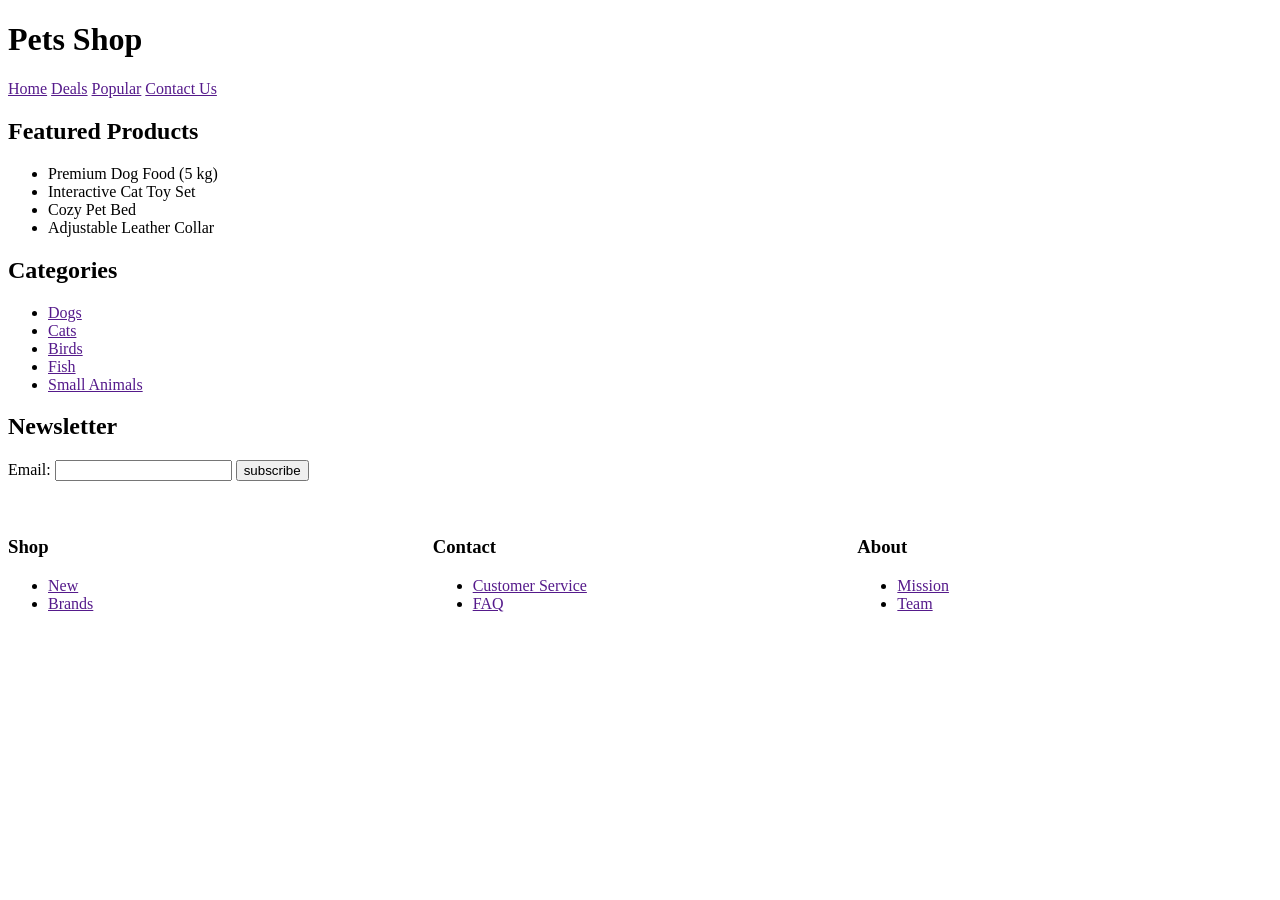
<file: lab-1/index.html>
<!DOCTYPE html>
<html lang="en">
<head>
    <meta charset="UTF-8">
    <meta name="viewport" content="width=device-width, initial-scale=1.0">
    <title>Document</title>
</head>
<body>
    <header><h1>Pets Shop</h1></header>
    <nav>
        <a href="">Home</a>
        <a href="">Deals</a>
        <a href="">Popular</a>
        <a href="">Contact Us</a>
    </nav>
    <main>
        <section>
            <h2>Featured Products</h2>
             <ul>
                <li>Premium Dog Food (5 kg)</li>
                <li>Interactive Cat Toy Set</li>
                <li>Cozy Pet Bed</li>
                <li>Adjustable Leather Collar</li>
            </ul>
        </section>
        <section>
            <h2>Categories</h2>
             <ul>
                <li><a href="" target="_blank">Dogs</a></li>
                <li><a href="" target="_blank">Cats</a></li>
                <li><a href="" target="_blank">Birds</a></li>
                <li><a href="" target="_blank">Fish</a></li>
                <li><a href="" target="_blank">Small Animals</a></li>
            </ul>
        </section>
        <section>
            <h2>Newsletter</h2>
            <form>
                <label>Email:</label>
                <input type="email" name="email">
                <button type="submit">subscribe</button>
            </form>
        </section>
    </main>
    <br>
    <br>
    <footer>
        <div style="display:flex; gap:10px">
            <div style="flex:1">
                <h3>Shop</h3>
                <ul>
                    <li><a href="" target="_blank">New</a></li>
                    <li><a href="" target="_blank">Brands</a></li>
                </ul>
            </div>
            <div style="flex: 1">
                <h3>Contact</h3>
                <ul>
                    <li><a href="" target="_blank">Customer Service</a></li>
                    <li><a href="" target="_blank">FAQ</a></li>
                </ul>
            </div>
            <div style="flex: 1">
                <h3>About</h3>
                <ul>
                    <li><a href="" target="_blank">Mission</a></li>
                    <li><a href="" target="_blank">Team</a></li>
                </ul>
            </div>
        </div>
        
    </footer>
    
</body>
</html>
</file>
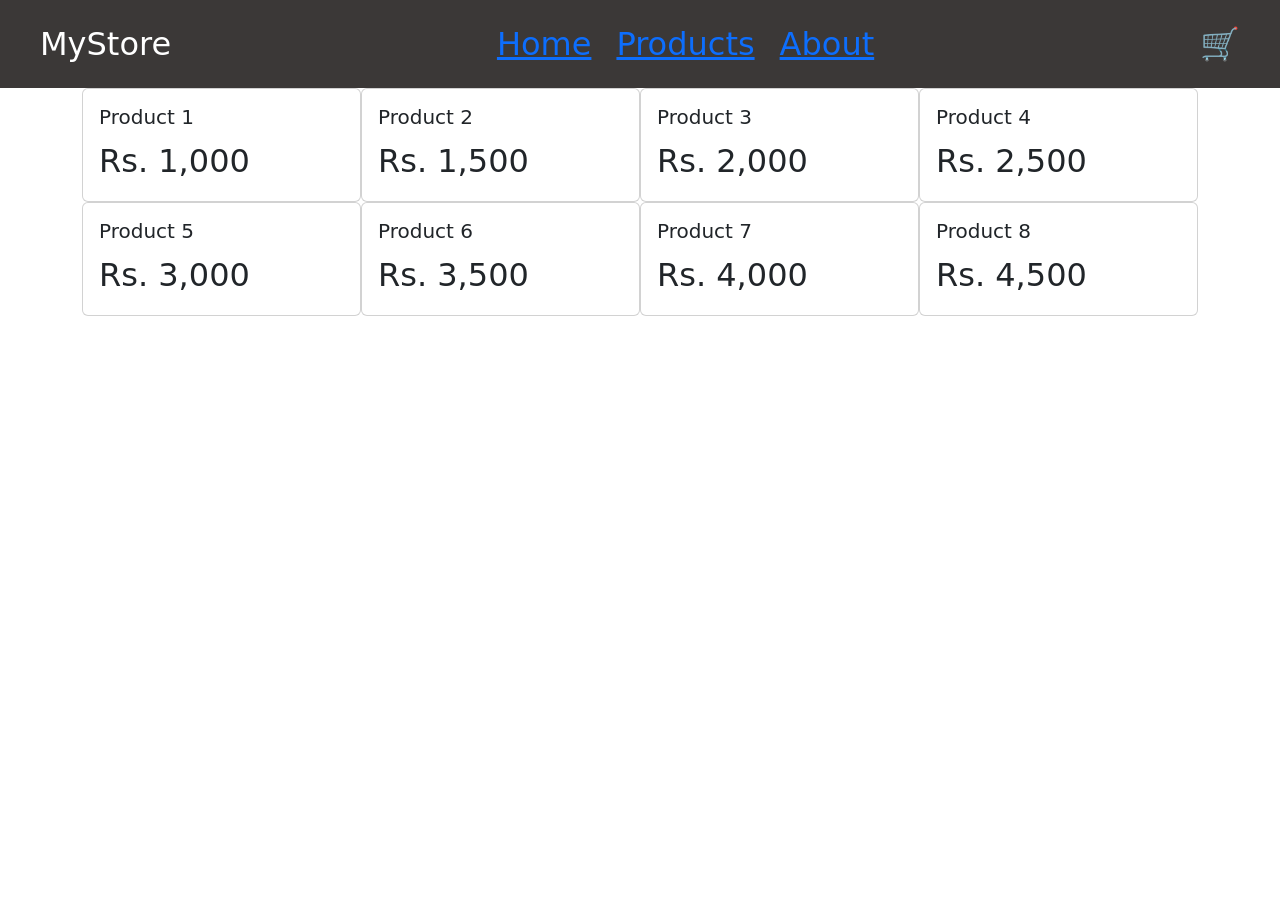
<file: lab-2/index.html>
<!DOCTYPE html>
<html lang="en">
<head>
    <meta charset="UTF-8">
    <meta name="viewport" content="width=device-width, initial-scale=1.0">

    <title>Lab2</title>

    <link href="https://cdn.jsdelivr.net/npm/bootstrap@5.3.3/dist/css/bootstrap.min.css"
          rel="stylesheet">

    <link rel="stylesheet" href="style.css">

</head>
<body>

    <nav class="navbar">
    <div class="logo order-md-1">MyStore</div>

    <div class="nav-right order-md-3">
        <div class="cart">🛒</div>
        <label for="menu-toggle" class="hamburger">☰</label>
    </div>

    <input type="checkbox" id="menu-toggle">
    <div class="nav-links order-md-2">
        <a href="#">Home</a>
        <a href="#">Products</a>
        <a href="#">About</a>
    </div>
</nav>
    <main class="container">

    <div class="product-grid">

        <div class="card">
            <div class="card-body">
                <h5 class="card-title">Product 1</h5>
                <p class="card-text">Rs. 1,000</p>
            </div>
        </div>

        <div class="card">
            <div class="card-body">
                <h5 class="card-title">Product 2</h5>
                <p class="card-text">Rs. 1,500</p>
            </div>
        </div>

        <div class="card">
            <div class="card-body">
                <h5 class="card-title">Product 3</h5>
                <p class="card-text">Rs. 2,000</p>
            </div>
        </div>

        <div class="card">
            <div class="card-body">
                <h5 class="card-title">Product 4</h5>
                <p class="card-text">Rs. 2,500</p>
            </div>
        </div>

        <div class="card">
            <div class="card-body">
                <h5 class="card-title">Product 5</h5>
                <p class="card-text">Rs. 3,000</p>
            </div>
        </div>

        <div class="card">
            <div class="card-body">
                <h5 class="card-title">Product 6</h5>
                <p class="card-text">Rs. 3,500</p>
            </div>
        </div>

        <div class="card">
            <div class="card-body">
                <h5 class="card-title">Product 7</h5>
                <p class="card-text">Rs. 4,000</p>
            </div>
        </div>

        <div class="card">
            <div class="card-body">
                <h5 class="card-title">Product 8</h5>
                <p class="card-text">Rs. 4,500</p>
            </div>
        </div>

    </div>

</main>

</body>
</html>
</file>
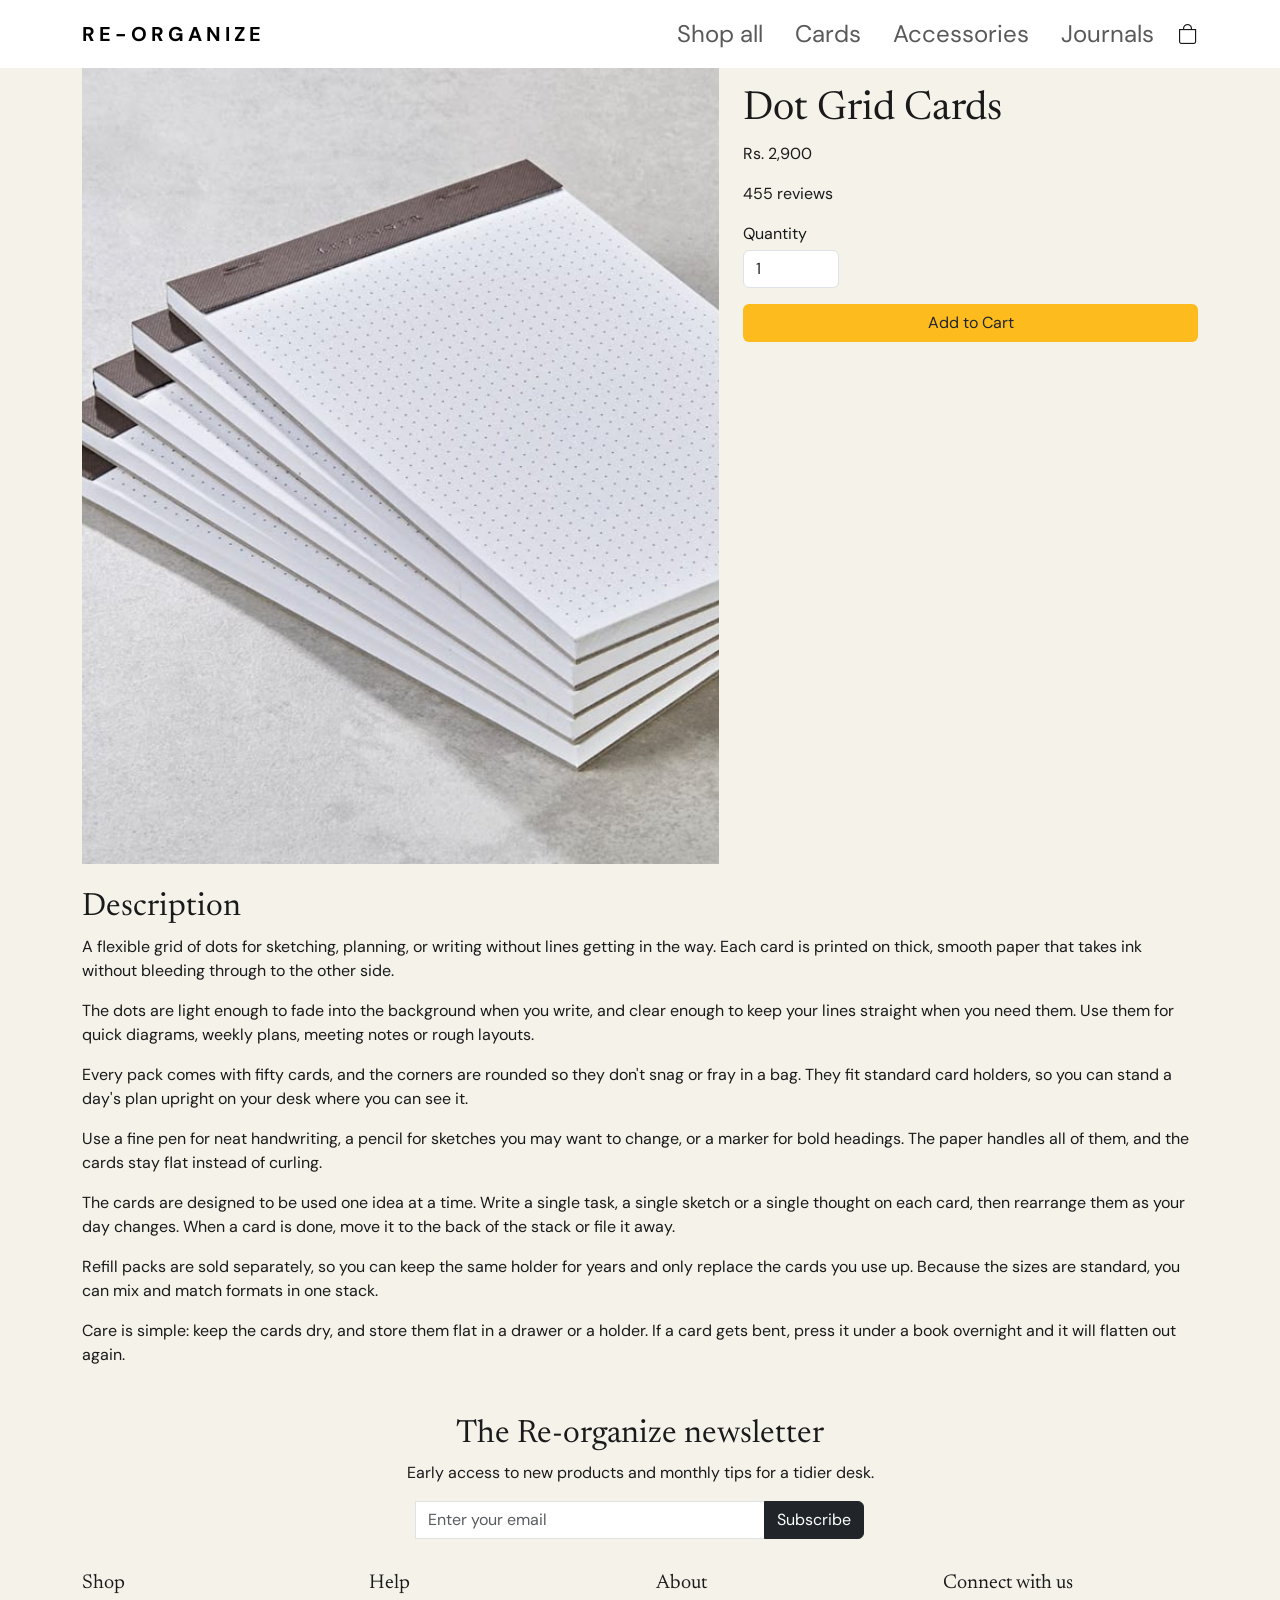
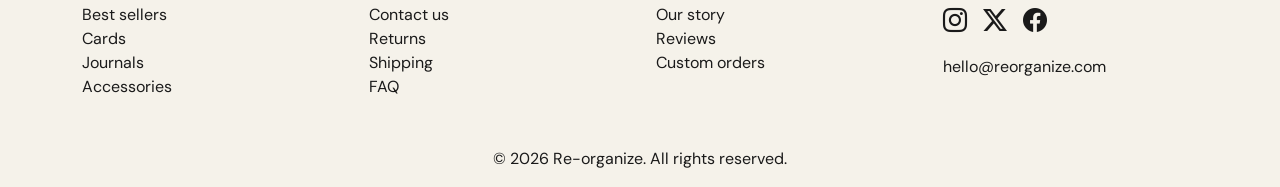
<file: midterm/product.html>
<!DOCTYPE html>
<html lang="en">

<head>
    <meta charset="UTF-8">
    <meta name="viewport" content="width=device-width, initial-scale=1.0">

    <link rel="preconnect" href="https://fonts.googleapis.com">
    <link rel="preconnect" href="https://fonts.gstatic.com" crossorigin>
    <link href="https://fonts.googleapis.com/css2?family=Archivo+Black&family=Bebas+Neue&family=DM+Sans:wght@400;500;700&family=Newsreader:wght@400;500&family=Playfair+Display:wght@700&family=Special+Elite&family=UnifrakturCook:wght@700&display=swap" rel="stylesheet">
    <title>Re-organize</title>

    <link href="https://cdn.jsdelivr.net/npm/bootstrap@5.3.3/dist/css/bootstrap.min.css" rel="stylesheet">
    <link rel="stylesheet" href="https://cdn.jsdelivr.net/npm/bootstrap-icons@1.11.3/font/bootstrap-icons.min.css">
    <link rel="stylesheet" href="style.css">
</head>

<body>
  <header id="site-header">
  <nav class="navbar navbar-expand-lg" aria-label="Main navigation">

    <div class="container">

      <a class="navbar-brand" href="index.html">Re-organize</a>

      <a href="#" class="cart ms-auto me-3 ms-lg-3 me-lg-0 order-2 order-lg-3" aria-label="Shopping bag">
        <i class="bi bi-bag"></i>
      </a>

      <!-- logo menu cart 
      logo burger cart -->

      <button class="navbar-toggler order-3"
          type="button"
          data-bs-toggle="collapse"
          data-bs-target="#mainMenu"
          aria-controls="mainMenu"
          aria-expanded="false"
          aria-label="Toggle navigation">
         <i class="bi bi-list"></i>
      </button>

      <div class="collapse navbar-collapse order-4 order-lg-2" id="mainMenu">
        <ul class="navbar-nav ms-auto gap-3">
          <li class="nav-item"><a class="nav-link" href="#">Shop all</a></li>
          <li class="nav-item"><a class="nav-link" href="#">Cards</a></li>
          <li class="nav-item"><a class="nav-link" href="#">Accessories</a></li>
          <li class="nav-item"><a class="nav-link" href="#">Journals</a></li>
        </ul>
      </div>

    </div>
  </nav>
</header>
    
<!-- <main class="product">

  <div class="container">
    <div class="row g-4">

      <div class="col-md-7">
        <img src="images/dot&grid.jpg" class="product-main" alt="Dot grid cards">
      </div>

      <div class="col-md-5 d-flex flex-column">
        <h1>Dot Grid Cards</h1>
        <p>A flexible grid of dots for sketching, planning, or writing without lines getting in the way.</p>
        <p class="product-price mt-auto ">Rs. 2,900</p>
        <p>455 reviews</p>
        <button type="button" class="btn w-100 addToCart">Add to Cart</button>
      </div>

    </div>
  </div>
</main> -->

<main class="product">
  <div class="container">
    <div class="product-layout">

      <img src="images/dot&grid.jpg" class="product-main" alt="Dot grid cards">

      <div class="product-details">
        <h1>Dot Grid Cards</h1>
        <p class="product-price">Rs. 2,900</p>
        <p>455 reviews</p>

        <div class="product-qty">
          <label for="qty">Quantity</label>
          <input type="number" id="qty" class="form-control" value="1" min="1">
        </div>

        <button type="button" class="btn w-100 addToCart">Add to Cart</button>
      </div>

      <section class="product-description">
        <h2>Description</h2>
        <p>A flexible grid of dots for sketching, planning, or writing without lines getting in the way. Each card is printed on thick, smooth paper that takes ink without bleeding through to the other side.</p>
        <p>The dots are light enough to fade into the background when you write, and clear enough to keep your lines straight when you need them. Use them for quick diagrams, weekly plans, meeting notes or rough layouts.</p>
        <p>Every pack comes with fifty cards, and the corners are rounded so they don't snag or fray in a bag. They fit standard card holders, so you can stand a day's plan upright on your desk where you can see it.</p>
        <p>Use a fine pen for neat handwriting, a pencil for sketches you may want to change, or a marker for bold headings. The paper handles all of them, and the cards stay flat instead of curling.</p>
        <p>The cards are designed to be used one idea at a time. Write a single task, a single sketch or a single thought on each card, then rearrange them as your day changes. When a card is done, move it to the back of the stack or file it away.</p>
        <p>Refill packs are sold separately, so you can keep the same holder for years and only replace the cards you use up. Because the sizes are standard, you can mix and match formats in one stack.</p>
        <p>Care is simple: keep the cards dry, and store them flat in a drawer or a holder. If a card gets bent, press it under a book overnight and it will flatten out again.</p>
      </section>

    </div>
  </div>
</main>

<footer id="site-footer" class="site-footer">
  <div class="container">

    <div class="newsletter">
      <h2>The Re-organize newsletter</h2>
      <p>Early access to new products and monthly tips for a tidier desk.</p>

      <form class="newsletter-form input-group" action="#">
        <label for="newsletter-email" class="visually-hidden">Email address</label>
        <input type="email" id="newsletter-email" class="form-control" placeholder="Enter your email">
        <button type="submit" class="btn btn-dark">Subscribe</button>
      </form>
    </div>

    <div class="footer-grid">

      <div>
        <h2>Shop</h2>
        <ul class="list-unstyled">
          <li><a href="#featured">Best sellers</a></li>
          <li><a href="#featured">Cards</a></li>
          <li><a href="#featured">Journals</a></li>
          <li><a href="#featured">Accessories</a></li>
        </ul>
      </div>

      <div>
        <h2>Help</h2>
        <ul class="list-unstyled">
          <li><a href="#">Contact us</a></li>
          <li><a href="#">Returns</a></li>
          <li><a href="#">Shipping</a></li>
          <li><a href="#">FAQ</a></li>
        </ul>
      </div>

      <div>
        <h2>About</h2>
        <ul class="list-unstyled">
          <li><a href="#">Our story</a></li>
          <li><a href="#">Reviews</a></li>
          <li><a href="#">Custom orders</a></li>
        </ul>
      </div>

      <div>
        <h2>Connect with us</h2>
        <div class="d-flex gap-3 fs-4 mb-3">
          <a href="#" aria-label="Instagram"><i class="bi bi-instagram"></i></a>
          <a href="#" aria-label="X"><i class="bi bi-twitter-x"></i></a>
          <a href="#" aria-label="Facebook"><i class="bi bi-facebook"></i></a>
        </div>
        <p>hello@reorganize.com</p>
      </div>

     </div>

    <p class="footer-bottom">&copy; 2026 Re-organize. All rights reserved.</p>

  </div>
</footer>

<script src="https://cdn.jsdelivr.net/npm/bootstrap@5.3.8/dist/js/bootstrap.bundle.min.js"></script>
</body>
</html>
</file>
<file: lab-2/style.css>
/* NAVBAR */

.navbar {
    display: flex;
    align-items: center;
    justify-content: space-between;
    padding: 20px 40px;
    background-color: rgb(59, 56, 55);
}

.logo {
    justify-self: start;
    font-size: xx-large;
    color: white;
}

.nav-links {
    display: flex;
    justify-content: center;
    gap: 25px;
    font-size: xx-large;
}

.nav-right {
    display: flex;
    justify-self: end;
    align-items: center;
    gap: 15px;
    font-size: xx-large;
}

#menu-toggle {
    display: none;
}

.hamburger {
    display: none;
}

@media (max-width: 767px) {

    .navbar {
        flex-wrap: wrap;
        padding: 15px 20px;
        font-size: medium;
    }

    .hamburger {
        display: block;
        font-size: 28px;
        cursor: pointer;
    }

    .nav-links {
        display: none;
        flex-direction: column;
        width: 100%;
        gap: 15px;
        padding-top: 15px;
    }

    #menu-toggle:checked ~ .nav-links {
        display: flex;
    }
}

/* GRID */
.product-grid {
    display: grid;
    grid-template-columns: repeat(4, 1fr);
    font-size: xx-large;
   
}

@media (min-width: 768px) and (max-width: 991px) {
    .product-grid {
        grid-template-columns: repeat(2, 1fr);
    }
}

@media (max-width: 767px) {
    .product-grid {
        grid-template-columns: 1fr;
    }
}
</file>
<file: midterm/style.css>
:root {
  --cream: #F5F2EA;
  --lightGrey: #ebe8e2;
  --olive: #6B6B58;
  --yellow: #FDBB1D;
  --brown: #A0502D;
  --text: #1A1A1A;
  --font-heading: "Newsreader", serif;
  --font-body: "DM Sans", sans-serif;
  --accent: hsl(112, 70%, 45%);

}

body {
  background-color: var(--cream);
  color: var(--text);
  font-family: var(--font-body);
}

h1, h2, h3, h4 {
  font-family: var(--font-heading);
  font-weight: 400;
}


.navbar {
  background-color: white;
}

.navbar-brand {
  font-weight: 700;
  letter-spacing: 0.2em;
  text-transform: uppercase;
}

.navbar-nav .nav-item{
font-size: x-large;
}

.navbar-toggler{
  color: var(--cream);
}

.cart {
  color: var(--text);
  font-size: 20px;
}

.hero {
  background-color: var(--olive);
  background-image: url("../images/hero.jpg");
  background-size: cover;
  background-position: center;
  color: #fff;
  padding: clamp(10rem, 25vw, 18rem) 0 2rem;
}

/* .hero h1, .hero p {
  text-shadow: 0 1px 4px rgba(0, 0, 0, 0.6);
} */

.hero h1 {
   font-size: clamp(2rem, 1.5rem + 2.5vw, 3.5rem);
}

.btn-onHeroImg {
  background-color: var(--yellow);
  color: var(--text);
  font-weight: 500;
}

.press {
  background-color: var(--olive);
  color: #fff;
  padding: 1.5rem 0;
}

.press .container {
 display: flex;
 flex-wrap: wrap;
 gap:2rem;
}

.press-list {
  list-style:none;
  padding:0;
  margin:0;
  display: flex;
  flex-wrap: wrap;
  gap: 5rem;
}
.press-1 { font-family: "Playfair Display", serif; font-weight: 700; }
.press-2 { font-family: "Bebas Neue", sans-serif; font-size: 1.4rem; }
.press-3 { font-family: "UnifrakturCook", serif; font-size: 1.3rem; }
.press-4 { font-family: "Archivo Black", sans-serif; }
.press-5 { font-family: "Special Elite", monospace; }

.categories {
  padding-block: 3rem;
  background-color:  var(--lightGrey)
}

.category-tile {
  display: grid;
  gap: 0.5rem;
  color: inherit;
  text-decoration: none;
  text-align: center;
}

.category-tile img {
  width: 100%;
  aspect-ratio: 4 / 3;
  object-fit: cover;
  border-radius: 8px;
}

.category-tile span {
  font-family: var(--font-heading);
  font-size: 1.2rem;
}

.card-img-top {
  aspect-ratio: 1 / 1;
  object-fit: cover;
}

.card > a {
  display: block;
}

.card-img-top {
  display: block;
  width: 100%;
  aspect-ratio: 1 / 1;
  object-fit: cover;
}

.card-title a {
  color: var(--text);
  text-decoration: none;
}

.btn.w-100.addToCart{
  background-color: var(--yellow)
}

.trust {
  background-color: var(--lightGrey);
  padding: clamp(2rem, 5vw, 3.5rem) 0;
  text-align: center;
}

.trust i {
  font-size: 1.75rem;
}

.trust h2 {
  margin: 0.5rem 0 0.25rem;
}

.trust p {
  margin: 0;
}

.site-footer {
  background-color: var(--mint);
  padding: 2rem 0 1rem;
}

.newsletter {
  text-align: center;
  margin-bottom: 2rem;
}

.newsletter-form {
  max-width: 28rem;
  margin: 1rem auto 0;
}

.footer-grid {
  display: grid;
  grid-template-columns: repeat(4, 1fr);
  gap: 2rem;
}

.footer-grid h2 {
  font-size: 1.25rem;
}

.footer-grid a {
  color: var(--text);
  text-decoration: none;
}

.footer-bottom {
  margin: 2rem 0 0;
  text-align: center;
}

/* .product {
  padding: 2rem 0;
}

.product {
  padding: 2rem 0;
}

.product-main {
  display: block;
  width: 100%;
  aspect-ratio: 1 / 1;
  object-fit: cover;
}

.product-price {
  font-size: 1.5rem;
} */



/* Hide the cards that don't match the selected filter */
.featured:has(#f-cards:checked) .col:not([data-category="cards"]),
.featured:has(#f-planners:checked) .col:not([data-category="planners"]),
.featured:has(#f-holders:checked) .col:not([data-category="holders"]),
.featured:has(#f-pens:checked) .col:not([data-category="pens"]) {
  display: none;
}

/* The pill look */
.filter-label {
  border: 1px solid var(--accent);
  border-radius: 999px;
  padding: 0.4rem 1rem;
  cursor: pointer;
}

/* The selected pill uses the accent colour */
.filter input:checked + .filter-label {
  background-color: var(--accent);
  color: #fff;
}

/* Keyboard focus ring */
.filter input:focus-visible + .filter-label {
  outline: 2px solid var(--text);
  outline-offset: 2px;
}

.product-layout {
  display: grid;
  gap: 1.5rem;
  grid-template-areas:
    "image"
    "details"
    "description";
}

.product-main {
  grid-area: image;
  display: block;
  width: 100%;
  aspect-ratio: 1 / 1;
  object-fit: cover;
}

.product-details {
  grid-area: details;
}

.product-description {
  grid-area: description;
}

.product-qty {
  margin-bottom: 1rem;
}

.product-qty label {
  display: block;
  margin-bottom: 0.25rem;
}

.product-qty input {
  max-width: 6rem;
}

@media (min-width: 616px) {
  .product-layout {
    grid-template-columns: 7fr 5fr;
    grid-template-areas:
      "image details"
      "description description";
  }

  .product-main {
    aspect-ratio: 4 / 5;
  }

  .product-details {
    position: sticky;
    top: 86px;
    align-self: start;
  }
}

/* //TASK3 */

.search {
  max-width: 28rem;
  margin-left: auto;
  margin-right: auto;
}

.premium-badge {
  position: absolute;
  top: 0.5rem;
  left: 0.5rem;
  background-color: var(--accent);
  color: var(--text);
  font-size: 0.75rem;
  font-weight: 700;
  padding: 0.2rem 0.6rem;
  border-radius: 4px;
}
</file>
